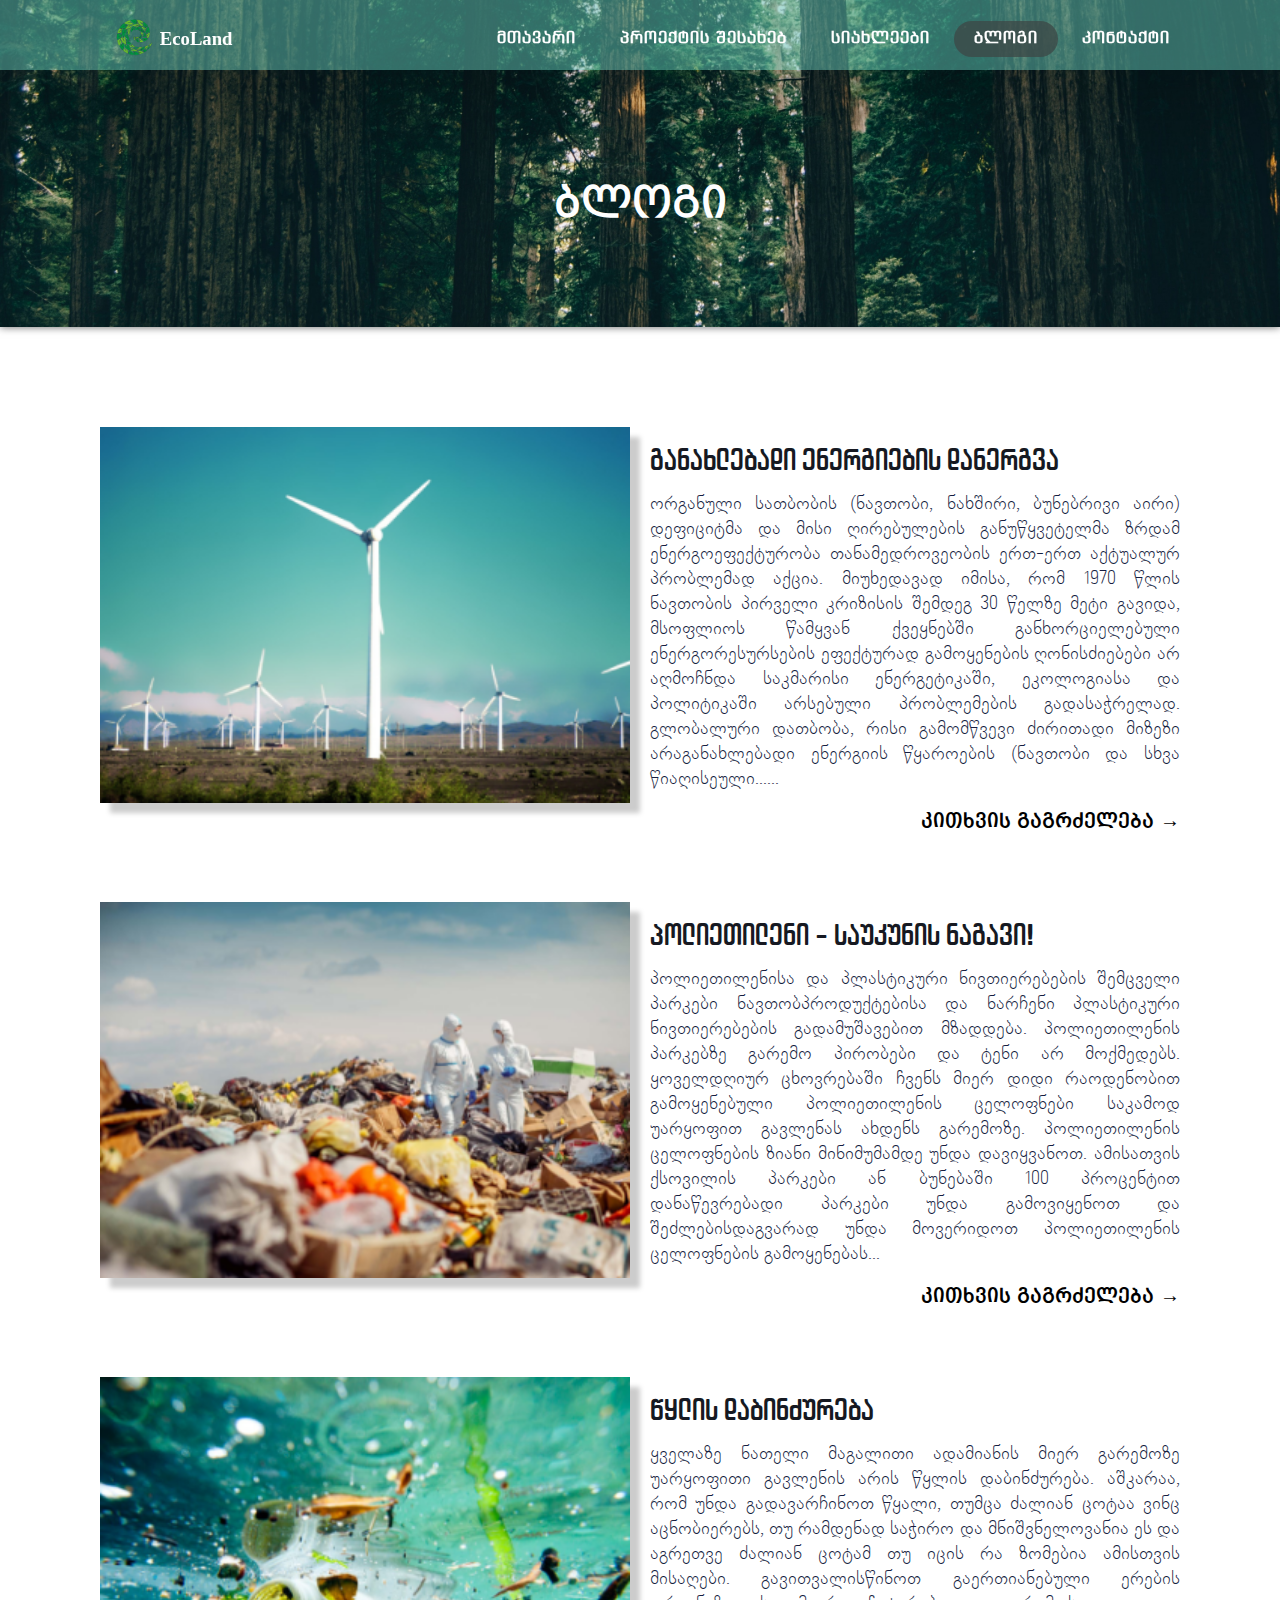
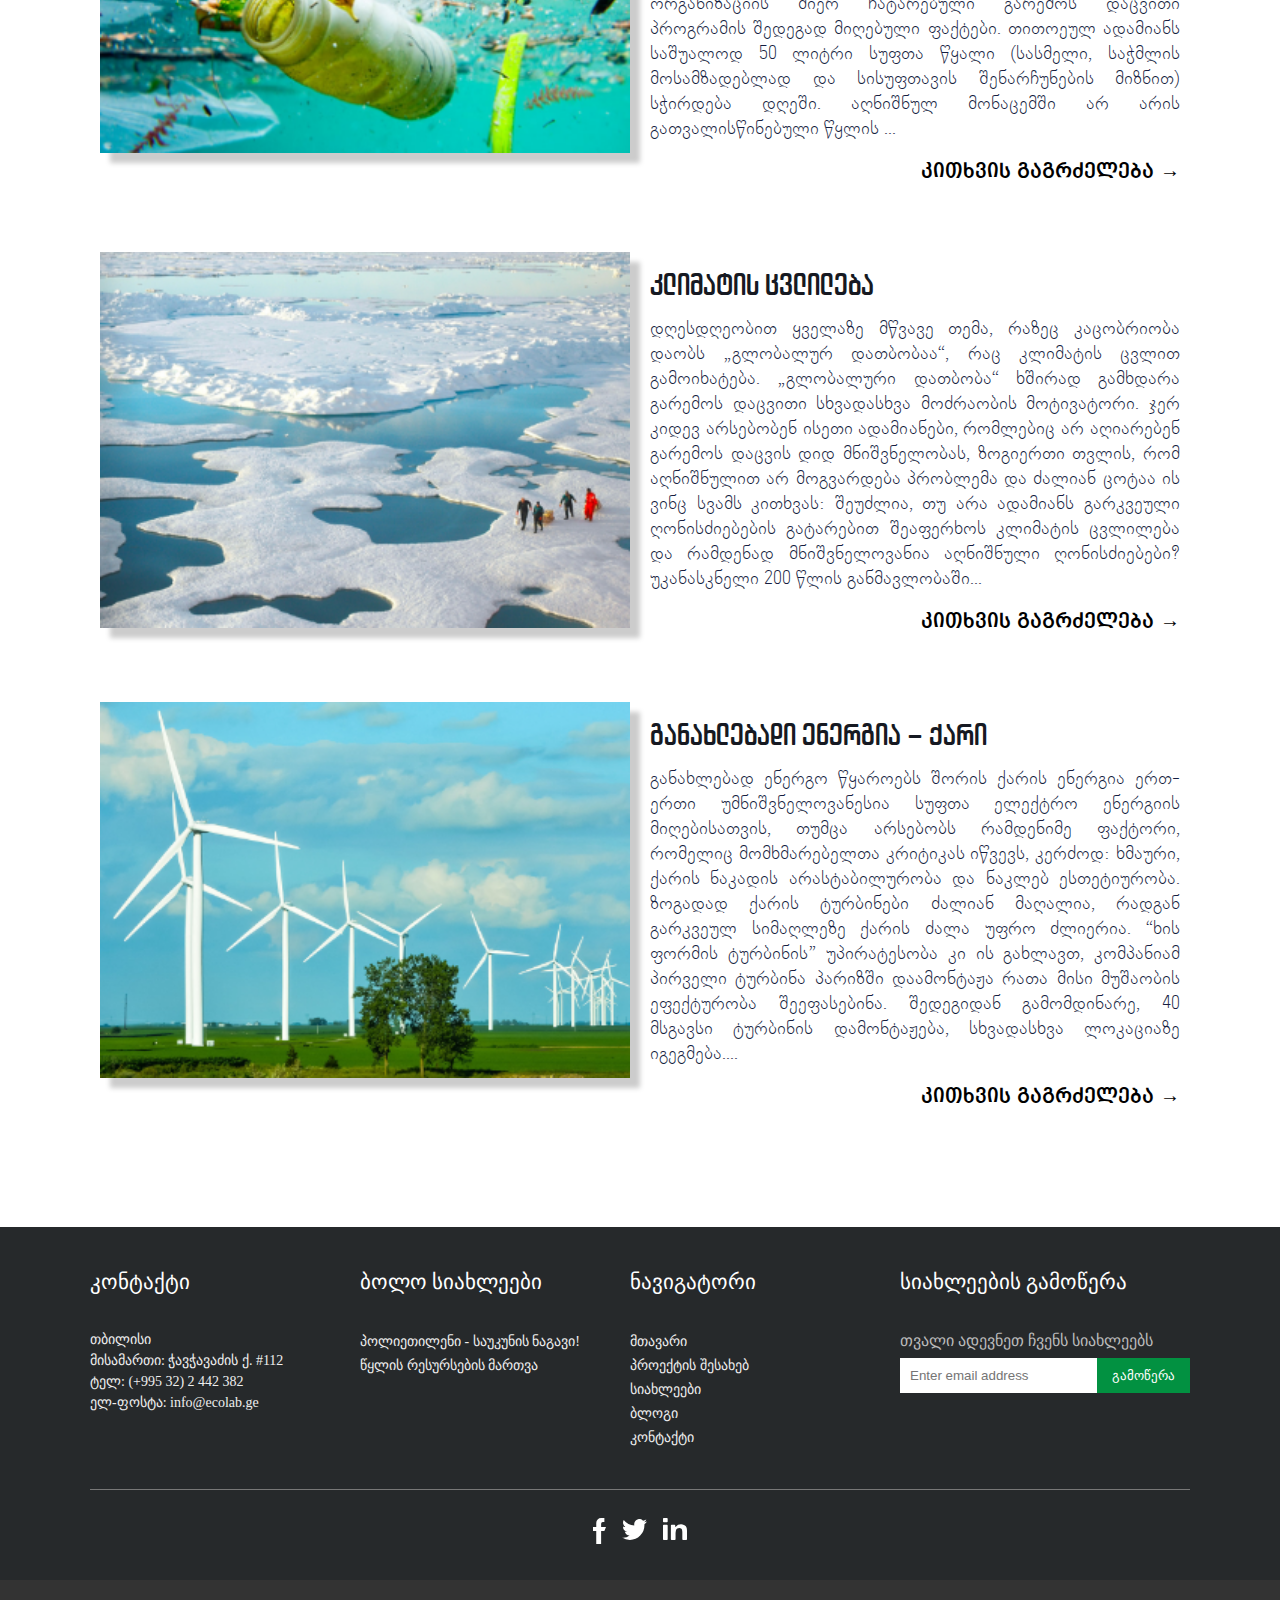
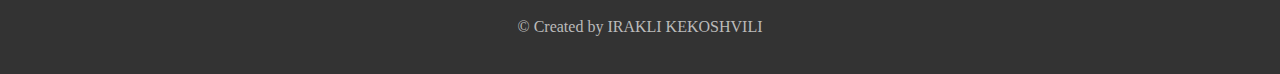
<file: blog.html>
<!DOCTYPE html>
<html lang="en">
<head>
  <meta charset="UTF-8">
  <meta http-equiv="X-UA-Compatible" content="IE=edge">
  <meta name="viewport" content="width=device-width, initial-scale=1.0">
  <link rel="stylesheet" href="./css/reset.css">
  <link rel="stylesheet" href="https://cdn.web-fonts.ge/fonts/archyedt-bold/css/archyedt-bold.min.css">
  <link rel="stylesheet" href="https://cdn.web-fonts.ge/fonts/bpg-nateli/css/bpg-nateli.min.css">
  <link rel="stylesheet" href="https://cdn.web-fonts.ge/fonts/bpg-mrgvlovani/css/bpg-mrgvlovani.min.css">
  <link rel="stylesheet" href="./css/fonts.css">
  <link rel="stylesheet" href="./css/main.css">
  <title>ECOLAB</title>
</head>
<body>  
  <div class="bg">
  <header class="main-header">

      <div class="burger-menu">
        <input type="checkbox" id="menu-toggle">
        <label id="trigger" for="menu-toggle"></label>
        <label id="burger" for="menu-toggle"></label>
        <ul id="menu">
          <li class="mb"><a class="nb" href="./index.html">მთავარი</a></li>
          <li class="mb"><a class="nb" href="./about.html">პროექტის შესახებ</a></li>
          <li class="mb"><a class="nb" href="/news.html">სიახლეები</a></li>
          <li class="mb"><a class="nb" href="./blog.html">ბლოგი</a></li>
          <li class="mb"><a class="nb" href="./contact.html">კონტაქტი</a></li>
        </ul>
      </div>
      <div class="scroll">
      <div class="container" id="scroll">
        <a href="./index.html" class="logo"><img src="./assets/Group 1844.svg"   alt="logo"></a>
        <nav class="main-nav">
          <ul class="main-nav-list">
            <li class="navbar">
              <a href="./index.html">მთავარი</a>
            </li>
            <li class="navbar">
              <a href="./about.html">პროექტის შესახებ</a>
            </li>
            <li class="navbar">
              <a href="./news.html">სიახლეები</a>
            </li>
            
            <li class="navbar">
              <a href="./blog.html" class="active">ბლოგი</a>
            </li>
            <li class="navbar">
              <a href="./contact.html">კონტაქტი</a>
            </li>
          </ul>
        </nav>

      </div>
    </div>
    <div class="centered">
      ბლოგი
    </div>
      </div>
  </div>
</header>

  <div class="bgc">
    <div class="container">
      <div class="row1">
        <div class="column"><img class="image-about" src="./assets/a1.png"  height="100%" alt="image"></div> 
        <div class="column">
          <h2 class="about-h2">განახლებადი ენერგიების დანერგვა</h2>
          <p class="about-description">ორგანული სათბობის (ნავთობი, ნახშირი, ბუნებრივი აირი) დეფიციტმა და მისი
            ღირებულების განუწყვეტელმა ზრდამ ენერგოეფექტურობა თანამედროვეობის ერთ-ერთ
            აქტუალურ პრობლემად აქცია. მიუხედავად იმისა, რომ 1970 წლის ნავთობის პირველი კრიზისის შემდეგ 30
            წელზე მეტი გავიდა, მსოფლიოს წამყვან ქვეყნებში განხორციელებული ენერგორესურსების ეფექტურად გამოყენების ღონისძიებები არ აღმოჩნდა საკმარისი ენერგეტიკაში,
            ეკოლოგიასა და პოლიტიკაში არსებული პრობლემების გადასაჭრელად.
            გლობალური დათბობა, რისი გამომწვევი ძირითადი მიზეზი არაგანახლებადი ენერგიის წყაროების (ნავთობი და სხვა წიაღისეული......<br></p>
            <a class="article-btn" href="#"><span class="more">კითხვის გაგრძელება →</span></a>
        </div>
      </div><br>
      <br>
      <div class="container">
        <div class="row1">
          <div class="column"><img class="image-about" src="./assets/a2.png" alt="image"></div>
          <div class="column">
            <h2 class="about-h2">პოლიეთილენი - საუკუნის ნაგავი!</h2>
            <p class="about-description">პოლიეთილენისა და პლასტიკური ნივთიერებების შემცველი პარკები ნავთობპროდუქტებისა და ნარჩენი პლასტიკური ნივთიერებების გადამუშავებით მზადდება. პოლიეთილენის პარკებზე გარემო პირობები და ტენი არ მოქმედებს. ყოველდღიურ ცხოვრებაში ჩვენს მიერ დიდი რაოდენობით გამოყენებული პოლიეთილენის ცელოფნები საკამოდ უარყოფით გავლენას ახდენს გარემოზე. პოლიეთილენის ცელოფნების ზიანი მინიმუმამდე უნდა დავიყვანოთ. ამისათვის ქსოვილის პარკები ან ბუნებაში 100 პროცენტით დანაწევრებადი პარკები უნდა გამოვიყენოთ და შეძლებისდაგვარად უნდა მოვერიდოთ პოლიეთილენის ცელოფნების გამოყენებას...<br></p>
            <a class="article-btn" href="#"><span class="more">კითხვის გაგრძელება →</span></a>
          </div>
        </div><br>
        <br>
        <div class="container">
          <div class="row1">
            <div class="column"><img class="image-about" src="./assets/a3.png" alt="image"></div>
            <div class="column">
              <h2 class="about-h2">წყლის დაბინძურება</h2>
              <p class="about-description">ყველაზე ნათელი მაგალითი ადამიანის მიერ გარემოზე უარყოფითი გავლენის არის წყლის დაბინძურება. აშკარაა, რომ უნდა გადავარჩინოთ წყალი, თუმცა ძალიან ცოტაა ვინც აცნობიერებს, თუ რამდენად საჭირო და მნიშვნელოვანია ეს და აგრეთვე ძალიან ცოტამ თუ იცის რა ზომებია ამისთვის მისაღები. გავითვალისწინოთ გაერთიანებული ერების ორგანიზაციის მიერ ჩატარებული გარემოს დაცვითი პროგრამის შედეგად მიღებული ფაქტები. თითოეულ ადამიანს საშუალოდ 50 ლიტრი სუფთა წყალი (სასმელი, საჭმლის მოსამზადებლად და სისუფთავის შენარჩუნების მიზნით) სჭირდება დღეში. აღნიშნულ მონაცემში არ არის გათვალისწინებული წყლის ...<br></p>
                <a class="article-btn" href="#"><span class="more">კითხვის გაგრძელება →</span></a>
              </div>
          </div><br>
          <br>
          <div class="container">
            <div class="row1">
              <div class="column"><img class="image-about" src="./assets/a4.png" alt="image"></div>
              <div class="column">
                <h2 class="about-h2">კლიმატის ცვლილება</h2>
                <p class="about-description">დღესდღეობით ყველაზე მწვავე თემა, რაზეც კაცობრიობა დაობს „გლობალურ დათბობაა“, რაც კლიმატის ცვლით გამოიხატება. „გლობალური დათბობა“ ხშირად გამხდარა გარემოს დაცვითი სხვადასხვა მოძრაობის მოტივატორი. ჯერ კიდევ არსებობენ ისეთი ადამიანები, რომლებიც არ აღიარებენ გარემოს დაცვის დიდ მნიშვნელობას, ზოგიერთი თვლის, რომ აღნიშნულით არ მოგვარდება პრობლემა და ძალიან ცოტაა ის ვინც სვამს კითხვას: შეუძლია, თუ არა ადამიანს გარკვეული ღონისძიებების გატარებით შეაფერხოს კლიმატის ცვლილება და რამდენად მნიშვნელოვანია აღნიშნული ღონისძიებები? უკანასკნელი 200 წლის განმავლობაში...<br></p>
                  <a class="article-btn" href="#"><span class="more">კითხვის გაგრძელება →</span></a>
                </div>
            </div><br>
            <br>
            <div class="container">
              <div class="row1">
                <div class="column"><img class="image-about" src="./assets/a5.png" alt="image"></div>
                <div class="column">
                  <h2 class="about-h2">განახლებადი ენერგია – ქარი</h2>
                  <p class="about-description">განახლებად ენერგო წყაროებს შორის ქარის ენერგია ერთ-ერთი უმნიშვნელოვანესია სუფთა ელექტრო ენერგიის მიღებისათვის, თუმცა არსებობს რამდენიმე ფაქტორი, რომელიც მომხმარებელთა კრიტიკას იწვევს, კერძოდ: ხმაური, ქარის ნაკადის არასტაბილურობა და ნაკლებ ესთეტიურობა. ზოგადად ქარის ტურბინები ძალიან მაღალია, რადგან გარკვეულ სიმაღლეზე ქარის ძალა უფრო ძლიერია. “ხის ფორმის ტურბინის” უპირატესობა კი ის გახლავთ, 

                    კომპანიამ პირველი ტურბინა პარიზში დაამონტაჟა რათა მისი მუშაობის ეფექტურობა შეეფასებინა. შედეგიდან გამომდინარე, 40 მსგავსი ტურბინის დამონტაჟება, სხვადასხვა ლოკაციაზე იგეგმება....<br></p>
                    <a class="article-btn" href="#"><span class="more">კითხვის გაგრძელება →</span></a> 
                  </div>
              </div>
            </div>
          </div>
        </div>
      </div>
    </div>
  </div>

  
 <!-- footer -->

 <section class="ft-section" >
  <div class="ft-container"></div>
  <footer>
    <div class="container">
    <section class="ft-main">
      <div class="ft-main-item">
        <h2 class="ft-title">კონტაქტი <h2>
        <h2 class="fth"> თბილისი</h2>
        <h2 class="fth"> მისამართი:  ჭავჭავაძის ქ. #112  </h2>
        <h2 class="fth"> ტელ: (+995 32) 2 442 382 </h2>
        <h2 class="fth"> ელ-ფოსტა: info@ecolab.ge  </h2>

        </ul>
      </div>
      <div class="ft-main-item">
        <h2 class="ft-title">ბოლო სიახლეები</h2>
        <ul class="ft-ul" >
          <li><a href="#"> პოლიეთილენი - საუკუნის ნაგავი!</a></li>
          <li><a href="#"> წყლის რესურსების მართვა </a></li>
  
        </ul>
      </div>
      <div class="ft-main-item">
        <h2 class="ft-title">ნავიგატორი</h2>
        <ul class="ft-ul" >
          <li><a href="#">მთავარი</a></li>
          <li><a href="#">პროექტის შესახებ</a></li>
          <li><a href="#">სიახლეები</a></li>
          <li><a href="#">ბლოგი</a></li>
          <li><a href="#">კონტაქტი</a></li>
        </ul>
      </div>
      <div class="ft-main-item">
        <h2 class="ft-title">სიახლეების გამოწერა</h2>
        <p>თვალი ადევნეთ ჩვენს სიახლეებს</p>
        <form>
          <input type="email" name="email" placeholder="Enter email address">
          <input type="submit" value="გამოწერა">
        </form>
      </div>
    </section>
  
    <section class="ft-social">
      <ul class="ft-social-list">
        <li><a href="#"><i> <img src="./assets/facebook (2).svg">  </i></a></li>
        <li><a href="#"><i> <img src="./assets/twitter.svg"> </i></a></li>
        <li><a href="#"><i> <img src="./assets/insta.svg"></i></a></li>


      </ul>
    </section>
  </div>
  
    <section class="ft-legal">
      <ul class="ft-legal-list">
        <li>&copy; Created by IRAKLI KEKOSHVILI</li>
      </ul>
    </section>

  </footer>
    </section>

    <script type="text/javascript" src="./JavaScript.js"></script>


</body>
</html>
</file>
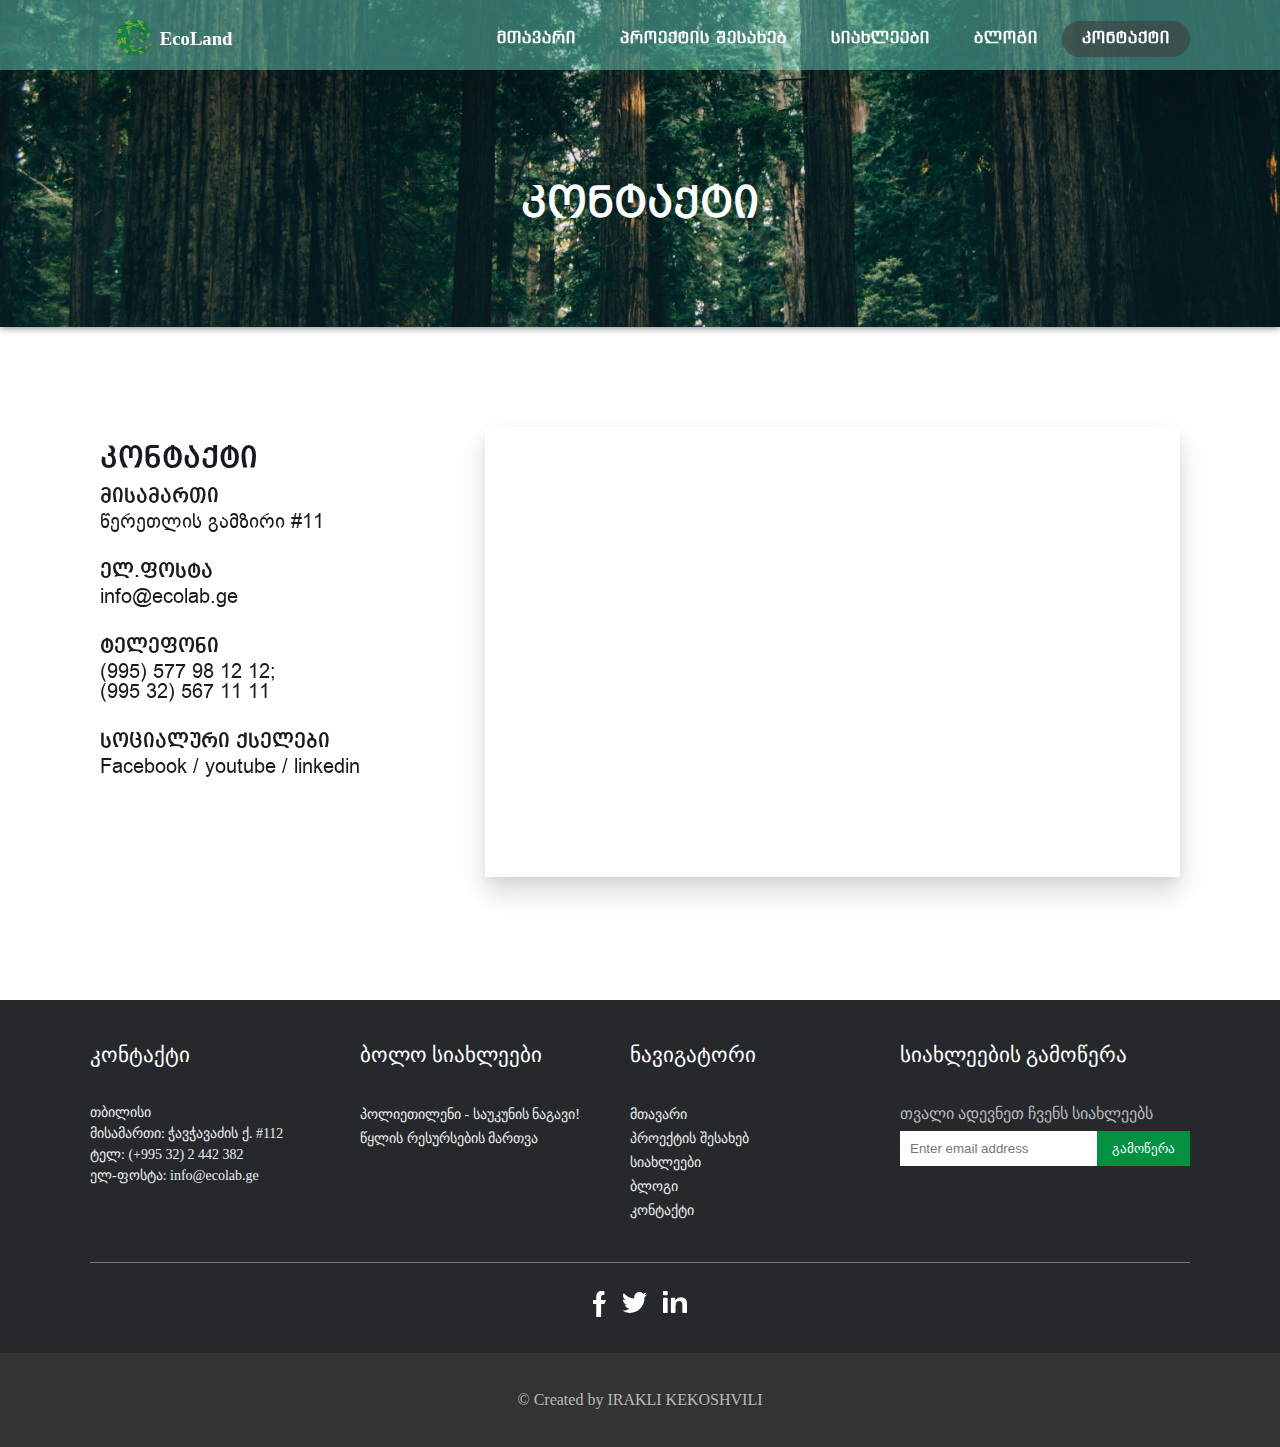
<file: contact.html>
<!DOCTYPE html>
<html lang="en">
<head>
  <meta charset="UTF-8">
  <meta http-equiv="X-UA-Compatible" content="IE=edge">
  <meta name="viewport" content="width=device-width, initial-scale=1.0">
  <link rel="stylesheet" href="./css/reset.css">
  <link rel="stylesheet" href="./css/fonts.css">
  <link rel="stylesheet" href="./css/main.css">
  <title>ECOLAB</title>
</head>
<body>  
  <div class="bg">
  <header class="main-header">

      <div class="burger-menu">
        <input type="checkbox" id="menu-toggle">
        <label id="trigger" for="menu-toggle"></label>
        <label id="burger" for="menu-toggle"></label>
        <ul id="menu">
          <li class="mb"><a class="nb" href="./index.html">მთავარი</a></li>
          <li class="mb"><a class="nb" href="./about.html">პროექტის შესახებ</a></li>
          <li class="mb"><a class="nb" href="/news.html">სიახლეები</a></li>
          <li class="mb"><a class="nb" href="./blog.html">ბლოგი</a></li>
          <li class="mb"><a class="nb" href="./contact.html">კონტაქტი</a></li>
        </ul>
      </div>
      <div class="scroll">
      <div class="container" id="scroll">
        <a href="./index.html" class="logo"><img src="./assets/Group 1844.svg"   alt="logo"></a>
        <nav class="main-nav">
          <ul class="main-nav-list">
            <li class="navbar">
              <a href="./index.html" >მთავარი</a>
            </li>
            <li class="navbar">
              <a href="./about.html">პროექტის შესახებ</a>
            </li>
            <li class="navbar">
              <a href="./news.html">სიახლეები</a>
            </li>
            
            <li class="navbar">
              <a href="./blog.html">ბლოგი</a>
            </li>
            <li class="navbar">
              <a href="./contact.html" class="active">კონტაქტი</a>
            </li>
          </ul>
        </nav>
      </div>
    </div>
    <div class="centered">
      კონტაქტი
    </div>
      </div>
  </div>
</header>



  <div class="container">
    <div class="row1">
      <div class="column" id="column-40">
        <h2 class="contact-h2">კონტაქტი</h2>
        <h4 class="bold">მისამართი</h4>
        <p >წერეთლის გამზირი #11</p>
        <h4 class="bold">ელ.ფოსტა</h4>
        <p >info@ecolab.ge</p>
        <h4 class="bold">ტელეფონი</h4>
        <p >(995) 577 98 12 12;
         <Br> (995 32) 567 11 11 </p>
        <h4 class="bold">სოციალური ქსელები</h4>
        <p > <a href="#">   Facebook </a > /<a href="#">   youtube </a >/<a href="#"> linkedin </a ></p>
      </div>
      <div class="column" id="column-60">
        <iframe src="https://www.google.com/maps/embed?pb=!1m18!1m12!1m3!1d2978.4361127160983!2d44.75283041556935!3d41.7111072838267!2m3!1f0!2f0!3f0!3m2!1i1024!2i768!4f13.1!3m3!1m2!1s0x404473377da8dd85%3A0x88636f743000fdaf!2s11%20Ilia%20Chavchavadze%20Avenue%2C%20T'bilisi!5e0!3m2!1sen!2sge!4v1614186985310!5m2!1sen!2sge" width="100%" height="100%" style="border:0;" allowfullscreen loading="lazy"></iframe>
      </div>
    </div>
  </div>
 <!-- footer -->

 <section class="ft-section" >
  <div class="ft-container"></div>
  <footer>
    <div class="container">
    <section class="ft-main">
      <div class="ft-main-item">
        <h2 class="ft-title">კონტაქტი <h2>
        <h2 class="fth"> თბილისი</h2>
        <h2 class="fth"> მისამართი:  ჭავჭავაძის ქ. #112  </h2>
        <h2 class="fth"> ტელ: (+995 32) 2 442 382 </h2>
        <h2 class="fth"> ელ-ფოსტა: info@ecolab.ge  </h2>

        </ul>
      </div>
      <div class="ft-main-item">
        <h2 class="ft-title">ბოლო სიახლეები</h2>
        <ul class="ft-ul" >
          <li><a href="#"> პოლიეთილენი - საუკუნის ნაგავი!</a></li>
          <li><a href="#"> წყლის რესურსების მართვა </a></li>
  
        </ul>
      </div>
      <div class="ft-main-item">
        <h2 class="ft-title">ნავიგატორი</h2>
        <ul class="ft-ul" >
          <li><a href="#">მთავარი</a></li>
          <li><a href="#">პროექტის შესახებ</a></li>
          <li><a href="#">სიახლეები</a></li>
          <li><a href="#">ბლოგი</a></li>
          <li><a href="#">კონტაქტი</a></li>
        </ul>
      </div>
      <div class="ft-main-item">
        <h2 class="ft-title">სიახლეების გამოწერა</h2>
        <p>თვალი ადევნეთ ჩვენს სიახლეებს</p>
        <form>
          <input type="email" name="email" placeholder="Enter email address">
          <input type="submit" value="გამოწერა">
        </form>
      </div>
    </section>
  
    <section class="ft-social">
      <ul class="ft-social-list">
        <li><a href="#"><i> <img src="./assets/facebook (2).svg">  </i></a></li>
        <li><a href="#"><i> <img src="./assets/twitter.svg"> </i></a></li>
        <li><a href="#"><i> <img src="./assets/insta.svg"></i></a></li>


      </ul>
    </section>
  </div>
  
    <section class="ft-legal">
      <ul class="ft-legal-list">
        <li>&copy; Created by IRAKLI KEKOSHVILI</li>
      </ul>
    </section>

  </footer>
    </section>

    <script type="text/javascript" src="./JavaScript.js"></script>

</body>
</html>
</file>
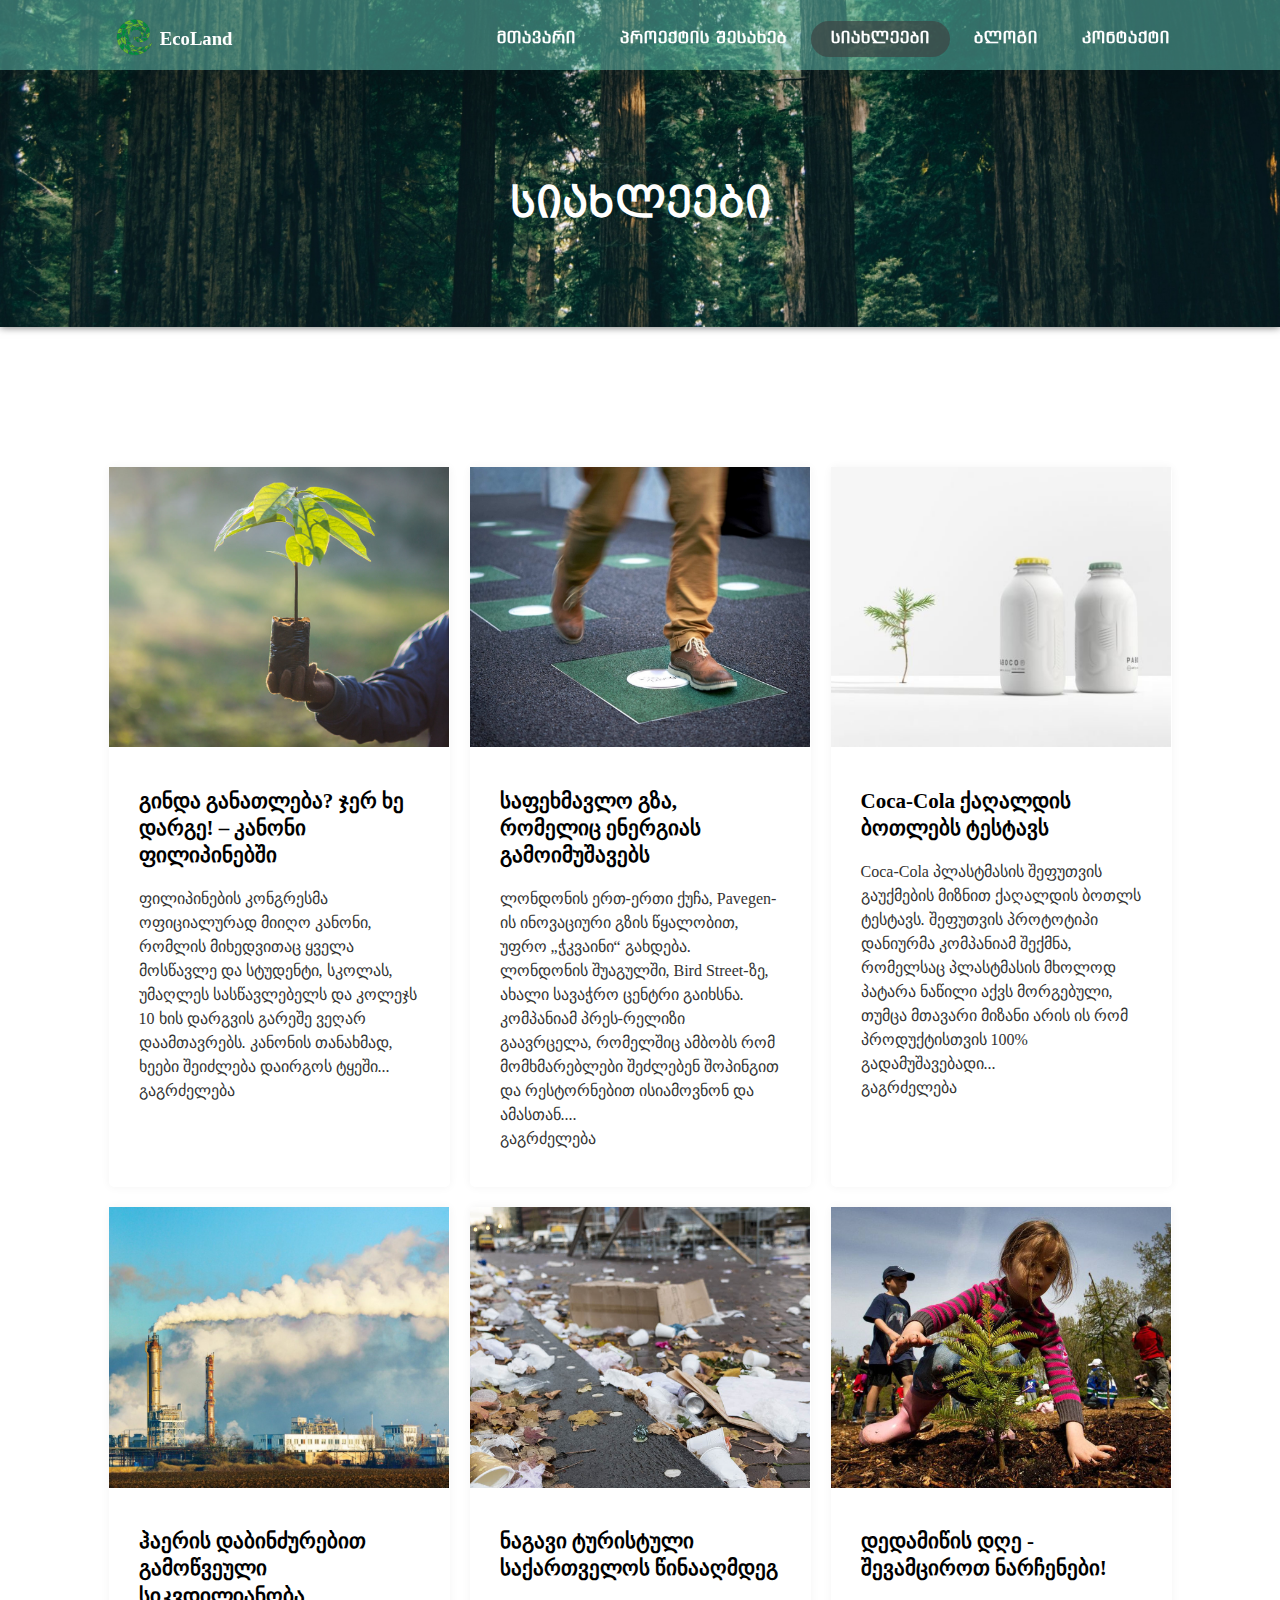
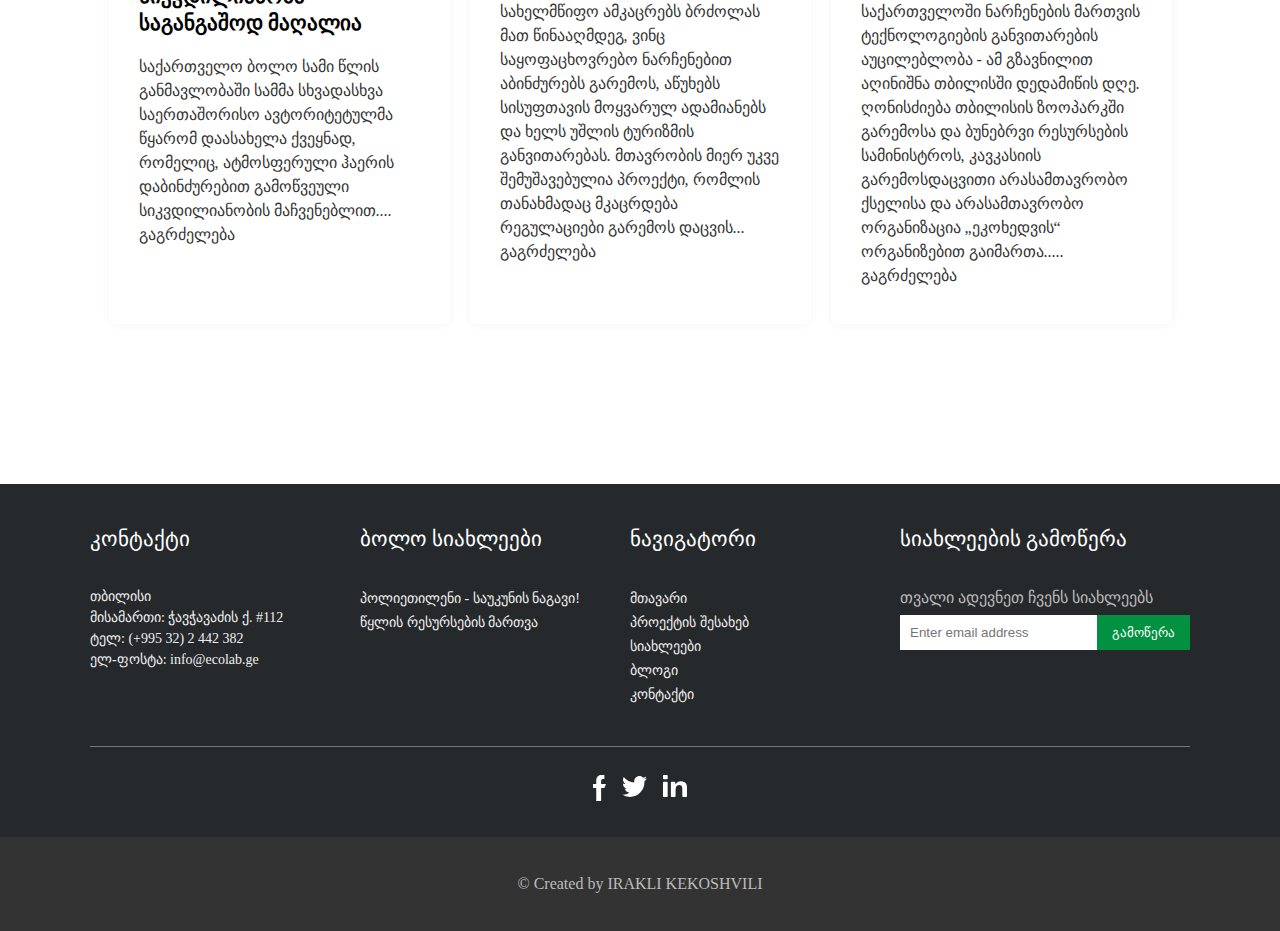
<file: news.html>
<!DOCTYPE html>
<html lang="en">
<head>
  <meta charset="UTF-8">
  <meta http-equiv="X-UA-Compatible" content="IE=edge">
  <meta name="viewport" content="width=device-width, initial-scale=1.0">
  <link rel="stylesheet" href="./css/reset.css">
  <link rel="stylesheet" href="./css/fonts.css">
  <link rel="stylesheet" href="./css/main.css">
  <title>ECOLAB</title>
</head>
<body>  
  <div class="bg">
  <header class="main-header">

      <div class="burger-menu">
        <input type="checkbox" id="menu-toggle">
        <label id="trigger" for="menu-toggle"></label>
        <label id="burger" for="menu-toggle"></label>
        <ul id="menu">
            <li class="mb"><a class="nb" href="./index.html">მთავარი</a></li>
            <li class="mb"><a class="nb" href="./about.html">პროექტის შესახებ</a></li>
            <li class="mb"><a class="nb" href="/news.html">სიახლეები</a></li>
            <li class="mb"><a class="nb" href="./blog.html">ბლოგი</a></li>
            <li class="mb"><a class="nb" href="./contact.html">კონტაქტი</a></li>
        </ul>
      </div>
      <div class="scroll">
      <div class="container" id="scroll">
        <a href="./index.html" class="logo"><img src="./assets/Group 1844.svg"   alt="logo"></a>
        <nav class="main-nav">
            <ul class="main-nav-list">
                <li class="navbar">
                  <a href="./index.html">მთავარი</a>
                </li>
                <li class="navbar">
                  <a href="./about.html">პროექტის შესახებ</a>
                </li>
                <li class="navbar">
                  <a href="./news.html" class="active">სიახლეები</a>
                </li>
                
                <li class="navbar">
                  <a href="./blog.html">ბლოგი</a>
                </li>
                <li class="navbar">
                  <a href="./contact.html">კონტაქტი</a>
                </li>
              </ul>
        </nav>
      </div>
    </div>
    <div class="centered">
      სიახლეები
    </div>
      </div>
  </div>
</header>








<div class="cards-news">
    <div class="container">
    <div class="cards">
    
      <div class="card">
        <div class="image">
          <img src="./assets/news.png" />
        </div>
        <div class="content">
          <h2 class="card-text">გინდა  განათლება? ჯერ ხე დარგე! – კანონი ფილიპინებში</h2>
          <p class="card_p">ფილიპინების კონგრესმა ოფიციალურად მიიღო კანონი, რომლის მიხედვითაც ყველა მოსწავლე და სტუდენტი, სკოლას, უმაღლეს სასწავლებელს და კოლეჯს 10 ხის დარგვის გარეშე ვეღარ დაამთავრებს. 

            კანონის თანახმად, ხეები შეიძლება დაირგოს ტყეში... 
            <br>
            <a href="#" class="card-link"> გაგრძელება </a>
          </p>
        </div>
      </div>
    
      <div class="card">
        <div class="image">
          <img src="./assets/news2.png" />
        </div>
        <div class="content">
          <h2 class="card-text">საფეხმავლო გზა, რომელიც ენერგიას გამოიმუშავებს</h2>
          <p class="card_p">ლონდონის ერთ-ერთი ქუჩა, Pavegen-ის ინოვაციური გზის წყალობით, უფრო „ჭკვაინი“ გახდება. ლონდონის შუაგულში, Bird Street-ზე, ახალი სავაჭრო ცენტრი გაიხსნა. კომპანიამ პრეს-რელიზი გაავრცელა, რომელშიც ამბობს რომ მომხმარებლები შეძლებენ შოპინგით და რესტორნებით ისიამოვნონ და ამასთან....
            <br>
            <a href="#" class="card-link"> გაგრძელება </a>
          </p>
        </div>
      </div>

      <div class="card">
        <a class="news-link" href="#" >
        <div class="image">
          <img src="./assets/news1.png" />
        </div>
        <div class="content">
          <h2 class="card-text">Coca-Cola  ქაღალდის ბოთლებს ტესტავს</h2>
          <p class="card_p">Coca-Cola პლასტმასის შეფუთვის გაუქმების მიზნით ქაღალდის ბოთლს ტესტავს. შეფუთვის პროტოტიპი დანიურმა კომპანიამ შექმნა, რომელსაც პლასტმასის მხოლოდ პატარა ნაწილი აქვს მორგებული, თუმცა მთავარი მიზანი არის ის რომ პროდუქტისთვის 100% გადამუშავებადი...
            <br>
            <a href="#" class="card-link"> გაგრძელება </a>
          </p>
        </div>
      </a>
      </div>

      <div class="card">
        <div class="image">
          <img src="./assets/7777.png" />
        </div>
        <div class="content">
          <h2 class="card-text">ჰაერის დაბინძურებით გამოწვეული სიკვდილიანობა საგანგაშოდ მაღალია</h2>
          <p class="card_p">საქართველო ბოლო სამი წლის განმავლობაში სამმა სხვადასხვა საერთაშორისო ავტორიტეტულმა წყარომ დაასახელა ქვეყნად, რომელიც, ატმოსფერული ჰაერის დაბინძურებით გამოწვეული სიკვდილიანობის მაჩვენებლით....
            <br>
            <a href="#" class="card-link"> გაგრძელება </a>
          </p>
        </div>
      </div>

      <div class="card">
        <div class="image">
          <img src="./assets/77.png" />
        </div>
        <div class="content">
          <h2 class="card-text">ნაგავი ტურისტული საქართველოს წინააღმდეგ</h2>
          <p class="card_p">სახელმწიფო ამკაცრებს ბრძოლას მათ წინააღმდეგ, ვინც საყოფაცხოვრებო ნარჩენებით აბინძურებს გარემოს, აწუხებს სისუფთავის მოყვარულ ადამიანებს და ხელს უშლის ტურიზმის განვითარებას. მთავრობის მიერ უკვე შემუშავებულია პროექტი, რომლის თანახმადაც  მკაცრდება რეგულაციები გარემოს დაცვის...
            <br>
            <a href="#" class="card-link"> გაგრძელება </a>
          </p>
        </div>
      </div>

      <div class="card">
        <div class="image">
          <img src="./assets/88.png" />
        </div>
        <div class="content">
          <h2 class="card-text">დედამიწის დღე - შევამციროთ ნარჩენები!</h2>
          <p class="card_p">საქართველოში ნარჩენების მართვის ტექნოლოგიების განვითარების აუცილებლობა - ამ გზავნილით აღინიშნა თბილისში დედამიწის დღე. ღონისძიება თბილისის ზოოპარკში გარემოსა და ბუნებრვი რესურსების სამინისტროს, კავკასიის გარემოსდაცვითი არასამთავრობო ქსელისა და არასამთავრობო ორგანიზაცია „ეკოხედვის“ ორგანიზებით გაიმართა.....
            <br>
            <a href="#" class="card-link"> გაგრძელება </a>
          </p>
        </div>
      </div>
      
    
    
      </div>
    </div>
    </div>
  </div>

  


<!-- footer -->

<section class="ft-section" >
    <div class="ft-container"></div>
    <footer>
      <div class="container">
      <section class="ft-main">
        <div class="ft-main-item">
          <h2 class="ft-title">კონტაქტი <h2>
          <h2 class="fth"> თბილისი</h2>
          <h2 class="fth"> მისამართი:  ჭავჭავაძის ქ. #112  </h2>
          <h2 class="fth"> ტელ: (+995 32) 2 442 382 </h2>
          <h2 class="fth"> ელ-ფოსტა: info@ecolab.ge  </h2>
  
          </ul>
        </div>
        <div class="ft-main-item">
          <h2 class="ft-title">ბოლო სიახლეები</h2>
          <ul class="ft-ul" >
            <li><a href="#"> პოლიეთილენი - საუკუნის ნაგავი!</a></li>
            <li><a href="#"> წყლის რესურსების მართვა </a></li>
    

          </ul>
        </div>
        <div class="ft-main-item">
          <h2 class="ft-title">ნავიგატორი</h2>
          <ul class="ft-ul" >
            <li><a href="#">მთავარი</a></li>
            <li><a href="#">პროექტის შესახებ</a></li>
            <li><a href="#">სიახლეები</a></li>
            <li><a href="#">ბლოგი</a></li>
            <li><a href="#">კონტაქტი</a></li>
          </ul>
        </div>
        <div class="ft-main-item">
          <h2 class="ft-title">სიახლეების გამოწერა</h2>
          <p>თვალი ადევნეთ ჩვენს სიახლეებს</p>
          <form>
            <input type="email" name="email" placeholder="Enter email address">
            <input type="submit" value="გამოწერა">
          </form>
        </div>
      </section>
    
      <section class="ft-social">
        <ul class="ft-social-list">
          <li><a href="#"><i> <img src="./assets/facebook (2).svg">  </i></a></li>
          <li><a href="#"><i> <img src="./assets/twitter.svg"> </i></a></li>
          <li><a href="#"><i> <img src="./assets/insta.svg"></i></a></li>
  
  
        </ul>
      </section>
    </div>
    
      <section class="ft-legal">
        <ul class="ft-legal-list">
          <li>&copy; Created by IRAKLI KEKOSHVILI</li>
        </ul>
      </section>
  
    </footer>
      </section>

      <script type="text/javascript" src="./JavaScript.js"></script>
  
  
  </body>
  </html>
</file>
<file: css/fonts.css>
@font-face {
    font-family: 'BPG Boxo-Boxo';
    src: url("../FONTS/bpg-boxo-boxo-webfont.eot"); /* IE9 Compat Modes */
    src: url('../fonts/bpg-boxo-boxo-webfont.eot?#iefix') format('embedded-opentype'), /* IE6-IE8 */
         url('../fonts/bpg-boxo-boxo-webfont.woff2') format('woff2'), /* Super Modern Browsers */
         url('../fonts/bpg-boxo-boxo-webfont.woff') format('woff'), /* Pretty Modern Browsers */
         url('../fonts/bpg-boxo-boxo-webfont.ttf') format('truetype'), /* Safari, Android, iOS */
         url('../fonts/bpg-boxo-boxo-webfont.svg#bpg_boxo-boxoregular') format('svg'); /* Legacy iOS */
}

@font-face {
    font-family: 'BPG WEB 001 Caps';
    src: url('../fonts/bpg-web-001-caps-webfont.eot'); /* IE9 Compat Modes */
    src: url('../fonts/bpg-web-001-caps-webfont.eot?#iefix') format('embedded-opentype'), /* IE6-IE8 */
         url('../fonts/bpg-web-001-caps-webfont.woff2') format('woff2'), /* Super Modern Browsers */
         url('../fonts/bpg-web-001-caps-webfont.woff') format('woff'), /* Pretty Modern Browsers */
         url('../fonts/bpg-web-001-caps-webfont.ttf') format('truetype'), /* Safari, Android, iOS */
         url('../fonts/bpg-web-001-caps-webfont.svg#bpg_web_001_capsregular') format('svg'); /* Legacy iOS */
}


@font-face {
    font-family: 'BPG Mrgvlovani Caps';
    src: url('../fonts/bpg-mrgvlovani-caps-webfont.eot'); /* IE9 Compat Modes */
    src: url('../fonts/bpg-mrgvlovani-caps-webfont.eot?#iefix') format('embedded-opentype'), /* IE6-IE8 */
         url('../fonts/bpg-mrgvlovani-caps-webfont.woff2') format('woff2'), /* Super Modern Browsers */
         url('../fonts/bpg-mrgvlovani-caps-webfont.woff') format('woff'), /* Pretty Modern Browsers */
         url('../fonts/bpg-mrgvlovani-caps-webfont.ttf') format('truetype'), /* Safari, Android, iOS */
         url('../fonts/bpg-mrgvlovani-caps-webfont.svg#bpg_mrgvlovani_capsregular') format('svg'); /* Legacy iOS */
}

@font-face {
    font-family: 'BPG Nateli';
    src: url('../fonts/bpg-nateli-webfont.eot'); /* IE9 Compat Modes */
    src: url('../fonts/bpg-nateli-webfont.eot?#iefix') format('embedded-opentype'), /* IE6-IE8 */
         url('../fonts/bpg-nateli-webfont.woff2') format('woff2'), /* Super Modern Browsers */
         url('../fonts/bpg-nateli-webfont.woff') format('woff'), /* Pretty Modern Browsers */
         url('../fonts/bpg-nateli-webfont.ttf') format('truetype'), /* Safari, Android, iOS */
         url('../fonts/bpg-nateli-webfont.svg#bpg_nateliregular') format('svg'); /* Legacy iOS */
}


@font-face {
    font-family: 'ArchyEDT-Bold';
    src: url('../fonts/archyedt-bold-webfont.eot'); /* IE9 Compat Modes */
    src: url('../fonts/archyedt-bold-webfont.eot?#iefix') format('embedded-opentype'), /* IE6-IE8 */
         url('../fonts/archyedt-bold-webfont.woff2') format('woff2'), /* Super Modern Browsers */
         url('../fonts/archyedt-bold-webfont.woff') format('woff'), /* Pretty Modern Browsers */
         url('../fonts/archyedt-bold-webfont.ttf') format('truetype'), /* Safari, Android, iOS */
         url('../fonts/archyedt-bold-webfont.svg#archyedt-bold') format('svg'); /* Legacy iOS */
}

@font-face {
    font-family: 'BPG Ingiri Arial';
    src: url('../fonts/bpg-ingiri-arial-webfont.eot'); /* IE9 Compat Modes */
    src: url('../fonts/bpg-ingiri-arial-webfont.eot?#iefix') format('embedded-opentype'), /* IE6-IE8 */
         url('../fonts/bpg-ingiri-arial-webfont.woff2') format('woff2'), /* Super Modern Browsers */
         url('../fonts/bpg-ingiri-arial-webfont.woff') format('woff'), /* Pretty Modern Browsers */
         url('../fonts/bpg-ingiri-arial-webfont.ttf') format('truetype'), /* Safari, Android, iOS */
         url('../fonts/bpg-ingiri-arial-webfont.svg#bpg_ingiri_arialregular') format('svg'); /* Legacy iOS */
}

@font-face {
    font-family: 'BPG ExtraSquare Mtavruli';
    src: url('../fonts/bpg-extrasquare-mtavruli-webfont.eot'); /* IE9 Compat Modes */
    src: url('../fonts/bpg-extrasquare-mtavruli-webfont.eot?#iefix') format('embedded-opentype'), /* IE6-IE8 */
         url('../fonts/bpg-extrasquare-mtavruli-webfont.woff2') format('woff2'), /* Super Modern Browsers */
         url('../fonts/bpg-extrasquare-mtavruli-webfont.woff') format('woff'), /* Pretty Modern Browsers */
         url('../fonts/bpg-extrasquare-mtavruli-webfont.ttf') format('truetype'), /* Safari, Android, iOS */
         url('../fonts/bpg-extrasquare-mtavruli-webfont.svg#bpg_extrasquare_mtavruliregular') format('svg'); /* Legacy iOS */
}
</file>
<file: css/main.css>
* {
	box-sizing: border-box;
	margin: 0;
	padding: 0;
	color: inherit;
	text-decoration: none;
	list-style: none;
}
video#bgvideo {
	position: fixed;
	top: 50%;
	left: 50%;
	min-width: 100%;
	min-height: 100%;
	width: auto;
	height: auto;
	z-index: -100;
	-ms-transform: translateX(-50%) translateY(-50%);
	-moz-transform: translateX(-50%) translateY(-50%);
	-webkit-transform: translateX(-50%) translateY(-50%);
	transform: translateX(-50%) translateY(-50%);
	background: url(placeholder.jpg) no-repeat;
	background-size: cover;
}
.main-nav {
	background-color: transparent;
}
.container {
	width: 1090px;
	max-width: 100%;
	padding: auto 15px;
	margin: 0 auto;
}
img {
	max-width: 100%;
	height: auto;
}
.more {
	font-weight: 500;
	transform: scale(10);
	transition: all 0.3s ease-in-out 0.2s;
	margin-top: 20px;
	font-size: 20px;
	font-family: 'BPG WEB 001 Caps';
}
.more:hover {
	color: rgb(4, 4, 39);
}
.article-btn {
	margin-top: 20px;
	font-weight: bold;
	font-size: 18px;
	text-align: right;
	float: right;
	transition: transform .2s;
}
.article-btn:hover {
	transform: scale(1.1);
}
.contact-h2 {
	color: #161922;
	font-family: 'BPG WEB 001 Caps';
	font-size: 30px;
	font-weight: 500;
	padding-bottom: 20px 20px 20px 0px;
	padding-top: 10px;
	line-height: 1.5;
}
.bold {
	font-family: 'BPG WEB 001 Caps';
	font-size: 20px;
	font-weight: 500;
	line-height: 1.5;
	color: #1C1A1A;
}
.bold+p {
	font-weight: normal;
	font-family: 'BPG Ingiri Arial';
	color: #1C1A1A;
	font-size: 20px;
	padding-bottom: 25px;
}
.bg-image1 {
	/* background-image: url(../assets/bgz.jpg); */
	background-color: #EEEDEF;
	background-repeat: no-repeat;
	background-position: center;
	background-size: cover;
	background: blur(5px);
}
.main-header .container {
	display: flex;
	align-items: center;
	/* text-align: justify; */
	justify-content: center;
	flex-wrap: wrap;
}
.main-nav ul {
	margin: 1em 0 .5em;
	text-align: center;
}
.main-nav li {
	display: inline;
}
.main-nav a {
	display: inline-block;
	padding: 10px 20px;
}
.logo {
	width: 150px;
	margin-top: 8px;
}
.navbar a {
	/* color: #0A0A0A; */
	position: relative;
	color: #fff;
	font-size: 16px;
	font-weight: bold;
	font-family: 'BPG ExtraSquare Mtavruli';
	letter-spacing: 1px;
	/* font-family: "BPG Mrgvlovani", sans-serif; */
}
.navbar a:hover {
	color: white;
	background-color: #64c1b2cb;
	border-radius: 40px;
	text-decoration-line: none;
}
.navbar .active {
	border-radius: 40px;
	background-color: #3d4947c5;
	color: #FFFFFF;
}
@media (min-width: 1090px) {
	.main-header .container {
		justify-content: space-between;
	}
	.eco__item .item__name {
		padding: 25px 15px 15px 25px;
	}
}
.link1 {
	margin: 80px 0px 50px 0px;
}
/* banner */

.banner {
	background-image: url("../assets/bgz.jpg");
	background-size: cover;
	background-position: center center;
	background-attachment: fixed;
	text-align: center;
	position: relative;
	min-width: 100%;
}
/* background: url("../bannerz-01.png") no-repeat center center fixed; 
  -webkit-background-size: cover;
  -moz-background-size: cover;
  -o-background-size: cover;
  background-size: cover; */

.eco-text {
	font-family: "ArchyEDT-Bold", sans-serif;
}
.inner {
	min-height: 700px;
	position: relative;
	margin-bottom: 110px;
}
/* .banner .inner {
  background: rgba(0, 0, 0, 0.7)
} */

.text1 {
	font-family: 'BPG Mrgvlovani Caps';
	position: absolute;
	top: 50%;
	left: 50%;
	font-style: normal;
	transform: translate(-50%, -50%);
	color: #fff;
}
.banner h1 {
	color: #0A0A0A;
	line-height: 1;
	max-width: 900px;
	font-weight: bolder;
	font-family: 'BPG Mrgvlovani Caps';
	font-size: 40px;
	font-weight: 700;
	color: #fff;
}
.banner p {
	color: #fff;
	line-height: 1.5;
	font-weight: 500;
	font-family: 'BPG Mrgvlovani Caps';
	color: rgb(218, 233, 228);
}
.banner-text {
	font-family: "ArchyEDT-Bold", sans-serif;
	margin: 0px;
	font-weight: bold;
	font-size: 60px;
}
.scroll {
	position: -webkit-sticky;
	position: fixed;
	width: 100%;
	left: 50%;
	margin-top: 35px;
	transform: translate(-50%, -50%);
	z-index: 999;
	padding: 5px 0px 5px 0px;
	background-color: rgba(100, 193, 177, 0.5);
	/* background-color: rgba(0, 0, 0, 0.4); */
	box-shadow: 2px 27px 97px 5px rgb(0 0 0 / 30%);
	/* background: linear-gradient(to bottom, #000, #0003 70%,#0000); */
	transition: background .5s;
}
.scroll.scrolled {
	background: #12261d;
}
.eco-text1 {
	font-size: 40px;
	color: white;
	/* background-color: #64C1B1;
	padding: 5px; */
}
.banner-p {
	padding-top: 20px;
	font-size: 23px;
	font-weight: 500;
}
/* about */
.divider {
	height: 50px;
}

#ecoguide::before {
	display: inline-block;
    margin: 0 20px 8px 0;
    height: 3px;
    content: " ";
    text-shadow: none;
    background-color: #999;
    width: 140px;
}

#ecoguide::after {
    display: inline-block;
    margin: 0 0 8px 20px;
    height: 3px;
    content: " ";
    text-shadow: none;
    background-color: #999;
    width: 140px;
}

.section2 {
	background-color: #e7e9e9;
}
.about {
	width: 100%;
	margin: auto;
	display: flex;
	align-items: center;
	justify-content: center;
	flex-direction: column;
	text-align: center;
	padding-bottom: 50px;
}
.section2__header {
	font-family: "ArchyEDT-Bold", sans-serif;
	margin-top: 90px;
	font-size: 35px;
	font-weight: 700;
	padding-bottom: 15px;
	border-bottom: 5px solid #029141;
}
.about {
	margin-top: 100px;
}
.section2__description {
	font-size: 20px;
	font-family: "BPG Nateli", sans-serif;
	font-weight: 500;
	text-align: center;
	/* text-align: justify;
    justify-content: center; */
	margin-top: 20px;
	padding: 10px 15px 70px 10px;
}
.btn1 {
	width: 260px;
	height: 60px;
	color: #fff;
	border-radius: 35px;
	border: none;
	background-color: #029141;
	font-size: 19px;
	font-weight: bold;
	letter-spacing: 1px;
	position: relative;
	z-index: 1;
	margin-bottom: 50px;
	cursor: pointer;
	font-family: "ArchyEDT-Bold", sans-serif;
}
.about-header {
	font-size: 35px;
	font-family: "ArchyEDT-Bold", sans-serif;
	margin-bottom: 10px;
	font-weight: bold;
	margin-top: 30px;
	text-align: left;
	/* background-color: #64C1B1;
    padding-left: 10px ;
    text-align: center;
    border-radius: 10px; */
}
.contact-h {
	font-size: 35px;
	font-family: "ArchyEDT-Bold", sans-serif;
	margin-bottom: 10px;
	font-weight: bold;
	margin-top: 30px;
	text-align: center;
}
.span-text {
	color: #158966;
	background-color: transparent;
}
.btn-text {
	position: relative;
	font-size: 20px;
	font-weight: bold;
	font-family: "ArchyEDT-Bold", sans-serif;
	display: table;
	margin-left: auto;
	margin-right: auto;
	margin-top: 15px;
	border: 2px solid #64C1B1;
	padding: 12px 22px;
	border-radius: 30px;
	background: blur(5px);
}
@supports (-webkit-backdrop-filter: none) or (backdrop-filter: none) {
	.btn-text {
		-webkit-backdrop-filter: blur(5px);
		backdrop-filter: blur(5px);
	}
	.btn-text:hover {
		background-color: #029141;
	}
	/*guide */
	.eco {
		display: flex;
		align-items: center;
		justify-content: center;
		flex-direction: column;
		text-align: center;
		padding-bottom: 200px;
	}
	.eco .eco__header {
		margin-top: 50px;
		font-family: "ArchyEDT-Bold", sans-serif;
		font-size: 35px;
		font-weight: 700;
		padding-bottom: 15px;
		border-bottom: 5px solid #029141;
	}
	.eco .eco__description {
		font-family: "BPG Nateli", sans-serif;
		font-weight: bold;
		font-size: 16px;
		line-height: 25px;
		margin-bottom: 60px;
		margin-left: 50px;
		margin-right: 50px;
	}
	.eco_section {
		margin-top: 10px;
		display: grid;
		grid-template-columns: repeat(3, 1fr);
		grid-template-rows: repeat(2, 1fr);
		grid-gap: 35px;
	}
	@media (min-width: 600px) and (max-width: 1090px) {
		.eco_section {
			grid-template-columns: repeat(2, 1fr);
			grid-template-rows: repeat(3, 1fr);
		}
	}
	@media (max-width: 600px) {
		.eco_section {
			grid-template-columns: repeat(1, 1fr);
			grid-template-rows: repeat(6, 1fr);
		}
	}
	.eco__item {
		box-sizing: border-box;
		background-color: #fdf9ff;
		margin: 5px auto;
		width: 330px;
		height: 330px;
		border-radius: 10px;
		box-shadow: rgba(0, 0, 0, 0.15) 0px 5px 15px 0px;
		cursor: pointer;
		transition: 0.4s;
	}
	@media (max-width: 350px) {
		.eco__item {
			padding: 20px;
		}
	}
	.eco__item:hover {
		-webkit-transform: scale(1.1);
		-ms-transform: scale(1.1);
		transform: scale(1.1);
		transition: 1s ease;
	}
	.eco__item .item__name {
		font-weight: bold;
		font-size: 20px;
		letter-spacing: -0.4px;
		width: 100%;
		text-decoration: none;
		font-family: "ArchyEDT-Bold", sans-serif;
		padding: 15px;
		top: 100%;
		left: 100%;
		transition: transform 0.5s ease;
		color: #0A0A0A;
		text-align: center;
	}
	.eco__item .eco__description {
		font-weight: 300;
		font-family: "ArchyEDT-Bold", sans-serif;
		font-size: 14px;
		letter-spacing: 0.15px;
		line-height: 25px;
	}
	.eco-image {
		position: relative;
		width: 100%;
		transition: transform 0.5s ease;
		border-radius: 10px 10px 0px 0px;
	}
	/* .eco-image:hover {
    -webkit-filter: brightness(50%);
    -webkit-transition: all 1s ease;
    -moz-transition: all 1s ease;
    -o-transition: all 1s ease;
    -ms-transition: all 1s ease;
    transition: all 1s ease;
    } */
	/* banner */
	.hero {
		background: url("../assets/mb.jpg");
		background-size: cover;
		background-position: center center;
		background-attachment: fixed;
		text-align: center;
		position: relative;
		width: 100%;
	}
	.hero .innerb {
		background: rgba(0, 0, 0, 0.7)
	}
	.innerb {
		margin-top: 70px;
		margin-bottom: 50px;
		min-height: 600px;
		position: relative;
	}
	.copy {
		display: flex;
		justify-content: center;
		position: absolute;
		top: 50%;
		height: 10em;
		margin-top: -250px;
		width: 100%;
		width: 1100;
	}
	.video-box {
		width: 520px;
		height: 350px;
		margin: 20px;
	}
	.hero h1, .hero p {
		color: #fff;
	}
	.content h1, .content p {
		color: #333;
	}
	.banner_h1 {
		margin: 0px;
		font-weight: 400;
		font-family: "ArchyEDT-Bold", sans-serif;
		font-size: 32px;
		padding: 0px 20px;
	}
	.banner-p1 {
		font-family: "ArchyEDT-Bold", sans-serif;
		font-size: 14px;
		padding: 0px 20px;
	}
	/* contact */
	.form {
		display: flex;
		margin-bottom: 20px;
		margin-left: -15px;
		margin-right: -15px;
		margin-top: 100px;
	}
	.form input {
		background: #fff none repeat scroll 0 0;
		border: 1px solid #1f1d1d;
		height: 40px;
		line-height: 40px;
		margin: 0 15px;
		padding: 0 20px;
		width: 50%;
		color: #606060;
	}
	.message textarea {
		background: #fff none repeat scroll 0 0;
		border: 1px solid #1f1d1d;
		margin-bottom: 22px;
		min-height: 155px;
		padding-left: 20px;
		padding-top: 12px;
	}
	.contact {
		display: flex;
		justify-content: center;
		flex-wrap: wrap;
	}
	.ct {
		margin-top: 50px;
		font-size: 35px;
		font-family: "ArchyEDT-Bold", sans-serif;
		/* display: table; */
		justify-content: center;
		;
		font-weight: 700;
		padding-bottom: 15px;
		border-bottom: 5px solid #64C1B1
	}
	.contact-form {
		width: 900px;
		max-width: 100%;
		padding: 20px;
		margin: 0 auto;
		margin: 100px;
	}
	textarea {
		resize: none;
		background: #64C1B1;
		padding: 10px;
		width: 100%;
		font-size: 14px;
	}
	.article {
		font-size: 16px;
		color: #029141;
		font-weight: bold;
		text-align: right;
		float: right;
	}
	.article:hover {
		font-size: 18px;
		transition: cubic-bezier(1, 0, 0, 1);
		transition: 275ms ease;
		color: blue;
	}
	.section {
		display: block;
	}
	.section .container {
		padding-top: 60px;
		padding-bottom: 70px;
	}
	.section-title {
		-ms-flex: 0 0 100%;
		flex: 0 0 100%;
		max-width: 100%;
		margin-bottom: 35px;
	}
	.section-title h2 {
		font-size: 40px;
		text-align: center;
		margin-top: 70px;
		position: relative;
	}
	.section-title h2::before {
		content: '';
		height: 4px;
		width: 50px;
		position: absolute;
		top: 100%;
		left: 0;
	}
	.container {
		max-width: 1100px;
		width: 100%;
		margin: auto;
	}
	.row {
		display: -ms-flexbox;
		display: flex;
		-ms-flex-wrap: wrap;
		flex-wrap: wrap;
		margin-right: -15px;
		margin-left: -15px;
		position: relative;
	}
	.padd-15 {
		padding-left: 15px;
		padding-right: 15px;
	}
	.burger-menu {
		display: none;
	}
	/** Responsive **/
	@media (max-width: 1024px) {
		.blog .blog-item {
			-ms-flex: 0 0 50%;
			flex: 0 0 50%;
			max-width: 50%;
		}
		.text1 {
			position: absolute;
			top: 40%;
			left: 5%;
			text-align: left;
			height: 10em;
			margin-top: -5em;
		}
		.logo {
			margin-left: 50px;
		}
		.main-header .container {
			justify-content: space-between;
		}
		@media (max-width: 768px) {
			.scroll {
				position: -webkit-sticky;
				position: fixed;
				width: 100%;
				left: 50%;
				margin-top: 31px;
				transform: translate(-50%, -50%);
				z-index: 999;
				padding: 5px 0px 5px 0px;
				background-color: rgba(100, 193, 177, 0.5);
				/* background-color: rgba(0, 0, 0, 0.4); */
				box-shadow: 2px 27px 97px 5px rgb(0 0 0 / 30%);
				/* background: linear-gradient(to bottom, #000, #0003 70%,#0000); */
				transition: background .5s;
			}
			.scroll.scrolled {
				display: none;
			}
			.copy {
				display: flex;
				flex-wrap: wrap;
				justify-content: center;
				position: absolute;
				width: 100%;
				height: 10em;
				margin-top: -450px;
				width: 100%;
			}
			.innerb {
				height: 1100px;
			}
			.video-box {
				width: 100%;
				margin: 50px 20px 30px 20px;
			}
			.blog .blog-item {
				-ms-flex: 0 0 100%;
				flex: 0 0 100%;
				max-width: 50%;
			}
			.main-nav {
				display: none;
			}
			.burger-menu {
				display: block;
			}
			/* burger menu */
			@keyframes checked-anim {
				50% {
					width: 400px;
					height: 400px;
				}
				100% {
					width: 80%;
					height: 80%;
					border-radius: 0 20;
					z-index: 9998;
				}
				.article {
					font-size: 16px;
					color: #64C1B1;
					font-weight: bold;
					margin-top: -200px;
				}
			}
			@keyframes not-checked-anim {
				0% {
					width: 3000px;
					height: 3000px;
				}
			}
			.mb, .nb {
				color: #0f0303;
				/* margin: 70px 20px 20px 20px; */
				font-size: 15px;
				font-family: 'BPG WEB 001 Caps';
				;
				font-weight: normal;
				line-height: 1;
				font-weight: bold;
				text-decoration: none;
				text-transform: none;
				list-style: none;
				outline: 0;
				display: none;
				text-align: justify;
			}
			.mb:first-child {
				margin-top: 70px;
			}
			.mb {
				margin: 30px 20px 0px 20px;
			}
			li {
				width: 230px;
				text-indent: 0px;
			}
			a:focus {
				display: block;
				color: #333;
				background-color: #eee;
				transition: all .5s;
			}
			#trigger, #burger, #burger:before, #burger:after {
				position: absolute;
				top: 25px;
				left: 25px;
				background: #64C1B1;
				width: 30px;
				height: 5px;
				transition: .2s ease;
				cursor: pointer;
				z-index: 9999;
			}
			#trigger {
				height: 25px;
				background: none;
			}
			#burger:before {
				content: " ";
				top: 10px;
				left: 0;
			}
			#burger:after {
				content: " ";
				top: 20px;
				left: 0;
			}
			#menu-toggle:checked+#trigger+#burger {
				top: 35px;
				transform: rotate(180deg);
				transition: transform .2s ease;
			}
			#menu-toggle:checked+#trigger+#burger:before {
				width: 20px;
				top: -2px;
				left: 18px;
				transform: rotate(45deg) translateX(-5px);
				transition: transform .2s ease;
			}
			#menu-toggle:checked+#trigger+#burger:after {
				width: 20px;
				top: 2px;
				left: 18px;
				transform: rotate(-45deg) translateX(-5px);
				transition: transform .2s ease;
			}
			#menu {
				position: absolute;
				margin: 0;
				padding: 0;
				/* width: 80px;
    height: 80px; */
				background-color: #fff;
				border-bottom-right-radius: 100%;
				box-shadow: 0 2px 5px rgba(0, 0, 0, 0.26);
				animation: not-checked-anim .2s both;
				transition: .2s;
				z-index: 10;
			}
			#menu-toggle:checked+#trigger+#burger+#menu {
				animation: checked-anim 1s ease both;
			}
			#menu-toggle:checked+#trigger~#menu>.mb, .nb {
				display: block;
			}
			[type="checkbox"]:not(:checked), [type="checkbox"]:checked {
				display: none;
			}
		}
	}
	@media (max-width: 768px) {
		.burger-icon {
			display: block;
		}
		.logo {
			position: relative;
			margin-right: 115px;
		}
		.main-nav {
			display: none;
		}
	}
	.column {
		width: 50%;
		height: auto;
		padding: 0px 10px 0px 10px;
	}
	#column-40 {
		width: 35%;
		z-index: 100;
	}
	#column-60 {
		width: 65%;
		-webkit-filter: grayscale(10%);
		-moz-filter: grayscale(10%);
		-ms-filter: grayscale(10%);
		-o-filter: grayscale(10%);
		filter: grayscale(10%);
	}
	#column-3 {
		width: 100%;
		height: auto;
		padding: 0px 10px 0px 10px;
	}
	.row1 {
		display: flex;
		width: 100%;
		flex-wrap: wrap;
		justify-content: center;
		margin-top: 38px;
	}
	.image-about {
		width: 100%;
		box-shadow: 10px 10px 5px #ccc;
		-moz-box-shadow: 10px 10px 5px #ccc;
		-webkit-box-shadow: 10px 10px 5px #ccc;
		-khtml-box-shadow: 10px 10px 5px #ccc;
	}
	.about-description {
		color: #151D41;
		text-align: left;
		font-size: 20px;
		font-family: "BPG Nateli", sans-serif;
		font-weight: 500;
		line-height: 25px;
		text-align: justify;
	}
}
.column:nth-child(3n) {
	width: 100%;
	margin-bottom: 20px;
}
.bg {
	background-image: url(../assets/bgz.jpg);
	background-repeat: no-repeat;
	background-attachment: fixed;
	background-position: center;
	background-size: cover;
	height: 327px;
	position: relative;
	text-align: center;
	color: rgb(26, 22, 22);
	margin-bottom: 100px;
	box-shadow: 0px 0px 8px rgba(0, 0, 0, .6);
}
.row-image {
	display: -ms-flexbox;
	display: flex;
	width: 100%;
	justify-content: space-between;
	-ms-flex-wrap: wrap;
	flex-wrap: wrap;
	padding: 15px 0px 15px 0px;
	/* margin: 15px 0px 15px 0px; */
}
.column-image {
	-ms-flex: 33%;
	/* IE10 */
	flex: 33%;
	max-width: 32.5%;
}
.column-image img {
	margin-bottom: 15px;
	vertical-align: middle;
	width: 100%;
}
/* Responsive layout - makes a two column-layout instead of four columns */

@media screen and (max-width: 800px) {
	.column-image {
		-ms-flex: 50%;
		flex: 50%;
		max-width: 50%;
	}
}
@media screen and (max-width: 600px) {
	.column-image {
		-ms-flex: 100%;
		flex: 100%;
		max-width: 100%;
	}
}
.centered {
	position: absolute;
	top: 63%;
	left: 50%;
	font-style: normal;
	transform: translate(-50%, -50%);
	font-family: 'BPG Mrgvlovani Caps';
	/* font-family: 'BPG WEB 001 Caps'; */
	font-size: 41px;
	font-weight: 700;
	font-weight: bold;
	color: #fff;
	/* color: #161922; */
}
.about-h2 {
	color: #161922;
	font-family: "ArchyEDT-Bold", sans-serif;
	font-size: 30px;
	font-weight: bold;
	padding-bottom: 10px;
	padding-top: 10px;
	line-height: 1.5;
}
/* .about-h2:first-child:after {
	display: inline-block;
    margin: 0 0 8px 20px;
    height: 3px;
    content: " ";
    text-shadow: none;
    background-color: #999;
    width: 100px;
	padding-left: 10px;
} */

.about-h {
	color: #161922;
	font-family: "ArchyEDT-Bold", sans-serif;
	font-size: 30px;
	font-weight: bold;
	padding-bottom: 10px;
	padding-top: 10px;
	line-height: 1.5;
	padding-left: 10px;
}
.gallery-h2 {
	color: #161922;
	font-family: "ArchyEDT-Bold", sans-serif;
	font-size: 30px;
	font-weight: bold;
	padding-bottom: 10px;
	padding-top: 10px;
	line-height: 1.5;
	text-align: center;
	margin-top: 50px;
}
.gallery-h2:after {
	display: inline-block;
	margin: 0 0 8px 20px;
	height: 3px;
	content: " ";
	text-shadow: none;
	background-color: #999;
	width: 140px;
}
.gallery-h2:before {
	display: inline-block;
	margin: 0 20px 8px 0;
	height: 3px;
	content: " ";
	text-shadow: none;
	background-color: #999;
	width: 140px;
}



iframe {
	width: 100%;
	height: 450px;
	box-shadow: rgba(0, 0, 0, 0.15) 0px 15px 25px, rgba(0, 0, 0, 0.05) 0px 5px 10px;
}
@media (max-width: 768px) {
	#column-40 {
		width: 100%;
	}
	#column-60 {
		width: 100%;
	}
	.text1 {
		position: absolute;
		top: 50%;
		left: 50%;
		text-align: center;
		justify-content: center;
	}
	.responsive-logo {
		display: block;
	}
	.banner h1 {
		color: #fff;
		font-weight: bolder;
	}
	.eco-text1 {
		font-size: 35px;
		color: #029141;
	}
	.banner-p {
		width: 500px;
		padding-top: 25px;
		font-size: 20px;
	}
	.main-header .container {
		display: flex;
		align-items: center;
		text-align: center;
		justify-content: center;
		flex-wrap: wrap;
	}
	.main-nav ul {
		margin: 1em 0 .5em;
		text-align: center;
	}
	.main-nav li {
		display: inline;
	}
	.main-nav a {
		display: inline-block;
		padding: 5px 15px;
	}
	.navbar a {
		color: #0A0A0A;
		font-size: 20px;
		font-weight: bold;
		font-family: 'BPG Boxo-Boxo';
		font-family: "BPG Nateli", sans-serif;
	}
	.navbar .active {
		border-radius: 30px;
		background-color: #64C1B1;
		color: #FFFFFF;
	}
	.navbar:hover {
		color: w;
	}
	.column {
		width: 100%;
		height: auto;
		padding: 0 20px;
	}
	.bg {
		height: 400px;
	}
	.row1 {
		width: 100%;
	}
	.about-description {
		font-size: 18px;
	}
	.section2__description {
		font-size: 18px;
		padding: 0px 30px 40px 30px;
		text-align: justify;
	}
	iframe {
		width: 100%;
		height: 400px;
		margin-top: 10px;
	}
}
@media (max-width: 480px) {
	.scroll.scrolled {
		display: none;
	}
	.centered {
		position: absolute;
		top: 55%;
		left: 50%;
		transform: translate(-50%, -50%);
		font-family: 'BPG WEB 001 Caps';
		font-weight: 500;
		color: #fff;
		font-size: 35px;
	}
	.gallery-h2 {
		color: #161922;
		font-family: "ArchyEDT-Bold", sans-serif;
		font-size: 25px;
		font-weight: bold;
		padding-bottom: 10px;
		padding-top: 10px;
		line-height: 1.5;
		text-align: center;
		margin-top: 50px;
	}
	.gallery-h2:before {
		display: inline-block;
		margin: 0 20px 8px 0;
		height: 3px;
		content: " ";
		text-shadow: none;
		background-color: #999;
		width: 40px;
	}
	.gallery-h2:after {
		display: inline-block;
		margin: 0 0 8px 20px;
		height: 3px;
		content: " ";
		text-shadow: none;
		background-color: #999;
		width: 40px;
	}

	#ecoguide:before {
		display: inline-block;
		margin: 0 20px 8px 0;
		height: 3px;
		content: " ";
		text-shadow: none;
		background-color: #999;
		width: 40px;
	}
	.#ecoguide:after {
		display: inline-block;
		margin: 0 0 8px 20px;
		height: 3px;
		content: " ";
		text-shadow: none;
		background-color: #999;
		width: 40px;
	}


    



	#column-3 {
		margin: 12px;
	}
	.row1 {
		margin-top: 0px;
	}
	.ft-social {
		display: none;
	}
	.eco__item .item__name {
		padding: 28px 15px 15px 25px;
	}
	.column {
		width: 100%;
		height: auto;
	}
	.about-h {
		color: #161922;
		font-family: "ArchyEDT-Bold", sans-serif;
		font-size: 30px;
		font-weight: bold;
		line-height: 1;
		margin-left: 10px;
	}
	.ft-main {
		padding: 20px 0px;
		display: flex;
		justify-content: space-between;
		flex-wrap: wrap;
		margin-left: 30px;
	}
	.ft-ul {
		display: block;
	}
	li {
		width: 230px;
		text-indent: 0px;
	}
	media (max-width: 768px) #column-3 {
		margin: 10px;
	}
	.logo {
		margin-left: 0px;
	}
	.bg {
		height: 350px;
	}
	.row1 {
		width: 100%;
	}
	.about-description .section2__description {
		font-size: 14px;
	}
	.inner {
		min-height: 450px;
		margin: 20px;
	}
	.text1 {
		position: absolute;
		top: 70%;
		left: 50%;
		text-align: center;
		justify-content: center;
		/* margin: 0px 10px 50px 40px; */
	}
	.banner h1 {
		color: #029141;
		line-height: 1;
		font-weight: bolder;
		font-size: 31px;
	}
	.eco-text1 {
		font-size: 30px;
		color: #fff;
	}
	.banner-p {
		padding-top: 20px;
		padding-bottom: 20px;
		font-size: 15px;
	}
	.main-header .container {
		display: flex;
		align-items: center;
		text-align: center;
		justify-content: space-around;
		flex-wrap: wrap;
	}
	.navbar a {
		color: #0A0A0A;
		font-size: 20px;
		font-weight: bold;
		font-family: "BPG Nateli", sans-serif;
	}
	.navbar .active {
		border-radius: 30px;
		background-color: #64C1B1;
		color: #FFFFFF;
	}
	.blog .blog-item {
		-ms-flex: 0 0 100%;
		flex: 0 0 100%;
		max-width: 100% !important;
	}
	li, .blog-link {
		margin: 0px;
	}
	.btn-text {
		position: relative;
		font-size: 20px;
		font-weight: bold;
		font-family: "ArchyEDT-Bold", sans-serif;
		display: table;
		margin-left: auto;
		margin-right: auto;
		margin-top: 10px;
		border: 2px solid #64C1B1;
		padding: 8px 10px;
		border-radius: 10px;
		margin-bottom: 100px;
	}
	.message textarea {
		background: #fff none repeat scroll 0 0;
		border: 1px solid #e1e1e1;
		min-height: 200px;
		width: 300px;
	}
	.main-nav {
		display: none;
		scroll-padding-top: 70px;
	}
}
}
#myBtn {
	display: none;
	position: fixed;
	bottom: 50px;
	right: 30px;
	z-index: 99;
	font-size: 18px;
	border: none;
	outline: none;
	background-color: #029141;
	color: white;
	cursor: pointer;
	padding: 30px 15px 30px 15px;
	border-radius: 200px;
}
.arrow {
	width: 20px;
	color: white;
	filter: invert(100%) brightness(119%);
}
#myBtn:hover {
	background-color: #029141;
}
.video-description {
	color: #151D41;
	text-align: left;
	font-size: 20px;
	font-family: "BPG Nateli", sans-serif;
	font-weight: 500;
	line-height: 25px;
	text-align: justify;
}
/* .video-description {
	text-align: left;
	font-size: 20px;
	font-family: "BPG Nateli", sans-serif;
	font-weight: 600;
	text-align: justify;
   line-height: 1.5;
} */

.video-description-title {
	/* font-family: "ArchyEDT-Bold", sans-serif; */
	font-size: 35px;
	font-weight: bold;
	padding-bottom: 10px;
	padding-top: 10px;
	font-family: "BPG Nateli", sans-serif;
	color: black;
}
.video-container {
	display: flex;
	height: 100%;
	flex-wrap: wrap;
	justify-content: space-between;
	align-items: center;
}
}
.video-box {
	width: 10px;
}
.empty {
	width: 100%;
	text-align: center;
	margin-top: 40px;
	font-size: 30px;
	font-weight: bold;
}
/* footer */

/* Generic styling */

.ft-ul {
	margin-top: 20px;
	list-style: none;
	padding-left: 0;
}
footer {
	/* background-image: url("../assets/bg_footer.png");
	background-position: center;
	background-repeat: no-repeat;
	background-size: cover; */
	margin-top: 120px;
	background-color: rgb(38, 41, 43);
	color: #bbb;
	line-height: 1.5;
}
footer a {
	text-decoration: none;
	color: #eee;
	font-size: 14px;
}
/* a:hover {
	text-decoration: underline;
  } */

.ft-title {
	color: #fff;
	font-size: 21px;
	padding-bottom: 10px;
	margin-bottom: 20px;
}
.fth {
	font-size: 14px;
	color: #eee;
}
/* Sticks footer to bottom */

.ft-section {
	display: flex;
	min-height: 100%;
	flex-direction: column;
}
.ft-container {
	flex: 1;
}
/* Footer main */

.ft-main {
	padding: 20px 0px;
	display: flex;
	justify-content: space-between;
	flex-wrap: wrap;
}
@media only screen and (min-width:480px) {
	.ft-main {
		justify-content: space-between;
	}
}
@media only screen and (min-width: 1240px) {
	.ft-main {
		justify-content: space-between;
	}
	.eco__item .item__name {
		padding: 28px 15px 15px 25px;
	}
}
.ft-main-item {
	padding: 20px 0px;
	min-width: 220px;
}
/* Footer main | Newsletter form */

form {
	display: flex;
	flex-wrap: wrap;
}
input[type="email"] {
	border: 0;
	padding: 10px;
	margin-top: 5px;
}
input[type="submit"] {
	background-color: #029141;
	color: #fff;
	cursor: pointer;
	border: 0;
	padding: 8px 15px;
	margin-top: 5px;
}
/* Footer social */

.ft-social {
	padding: 0 0px 20px;
}
.ft-social-list {
	display: flex;
	justify-content: center;
	border-top: 1px #777 solid;
	padding-top: 20px;
}
.ft-social-list li {
	margin: 0.5rem;
	font-size: 20px;
}
/* Footer legal */

.ft-legal {
	padding: 15px 20px;
	background-color: #333;
}
.ft-legal-list {
	width: 100%;
	display: flex;
	flex-wrap: wrap;
	justify-content: center;
}
.ft-legal-list li {
	margin: 20px;
	white-space: nowrap;
}
/* one before the last child */

.ft-legal-list li:nth-last-child(2) {
	flex: 1;
}
a.news_link {
	float: right;
	font-size: 30px;
	margin: 50px 12px 15px 10px;
	font-weight: bold;
	color: rgb(37, 35, 35);
	font-family: 'BPG WEB 001 Caps';
	transition: transform .2s;
}
a.news_link:hover {
	transform: scale(1.2);
}
.cards-news {
	display: flex;
	flex-wrap: wrap;
	align-items: center;
	justify-content: center;
	flex-direction: row;
	min-height: 1000px;
	padding: 30px;
}
.cards {
	display: flex;
	flex-wrap: wrap;
	justify-content: center;
}
.card {
	margin: 10px;
	width: 31%;
	background: #fff;
	border-radius: 5px;
	box-shadow: 0 0 10px rgba(0, 0, 0, 0.05);
}
.card:hover {
	-webkit-transform: scale(1.05);
	-ms-transform: scale(1.05);
	transform: scale(1.05);
	transition: 1s ease;
}
}
.card .image img {
	max-width: 100%;
	border-top-left-radius: 5px;
	border-top-right-radius: 5px;
}
.card .content {
	padding: 20px 30px;
}
.card-text {
	display: block;
	font-size: 21px;
	line-height: 1.3;
	margin-block-start: 0.83em;
	margin-block-end: 0.83em;
	margin-inline-start: 0px;
	margin-inline-end: 0px;
	font-weight: bold;
}
.card_p {
	display: block;
	margin-block-start: 1em;
	margin-block-end: 1em;
	margin-inline-start: 0px;
	margin-inline-end: 0px;
	line-height: 1.5;
}
.heading-cards {
	text-align: center;
	margin: 40px 0px 40px 0px;
	font-size: 40px;
	font-weight: bold;
	font-family: 'ArchyEDT-Bold';
}
@media (max-width: 800px) {
	.card {
		margin: 10px;
		width: 45%;
		background: #fff;
		border-radius: 5px;
		box-shadow: 0 0 10px rgb(0 0 0 / 5%);
	}
	.ft-main {
		padding: 20px 0px;
		display: flex;
		justify-content: space-between;
		flex-wrap: wrap
	}
	.ft-social {
		display: none;
	}
	@media (max-width: 480px) {
		.card {
			margin: 10px;
			width: 100%;
			background: #fff;
			border-radius: 5px;
			box-shadow: 0 0 10px rgb(0 0 0 / 5%);
		}
	}
	.mfp-fade.mfp-bg {
		opacity: 0;
		-webkit-transition: all 0.15s ease-out;
		-moz-transition: all 0.15s ease-out;
		transition: all 0.15s ease-out;
	}
	.mfp-fade.mfp-bg.mfp-ready {
		opacity: 0.8;
	}
	.mfp-fade.mfp-bg.mfp-removing {
		opacity: 0;
	}
	.mfp-fade.mfp-wrap .mfp-content {
		opacity: 0;
		-webkit-transition: all 0.15s ease-out;
		-moz-transition: all 0.15s ease-out;
		transition: all 0.15s ease-out;
	}
	.mfp-fade.mfp-wrap.mfp-ready .mfp-content {
		opacity: 1;
	}
	.mfp-fade.mfp-wrap.mfp-removing .mfp-content {
		opacity: 0;
	}
	ul.testimonials-list {
		-webkit-box-direction: normal;
		-webkit-box-orient: horizontal;
		color: #333;
		display: flex;
		flex-direction: row;
		flex-wrap: wrap;
		list-style: none;
		padding-left: 0;
	}
	.more {
		margin-top: 20px;
		font-size: 20px;
		font-family: 'BPG WEB 001 Caps';
		transform: scale(10);
		transition: all 0.3s ease-in-out 0.2s;
		margin-top: 20px;
		font-size: 20px;
		font-family: 'BPG WEB 001 Caps';
	}
	.more:hover {
		color: rgb(4, 4, 39);
	}
	.card-link {
		text-decoration: none;
		float: right;
		margin-top: 20px;
		font-size: 18px;
		font-family: 'BPG WEB 001 Caps';
	}
	.news-link {
		text-decoration: none;
		text-decoration: none;
		text-decoration-line: none;
	}
</file>
